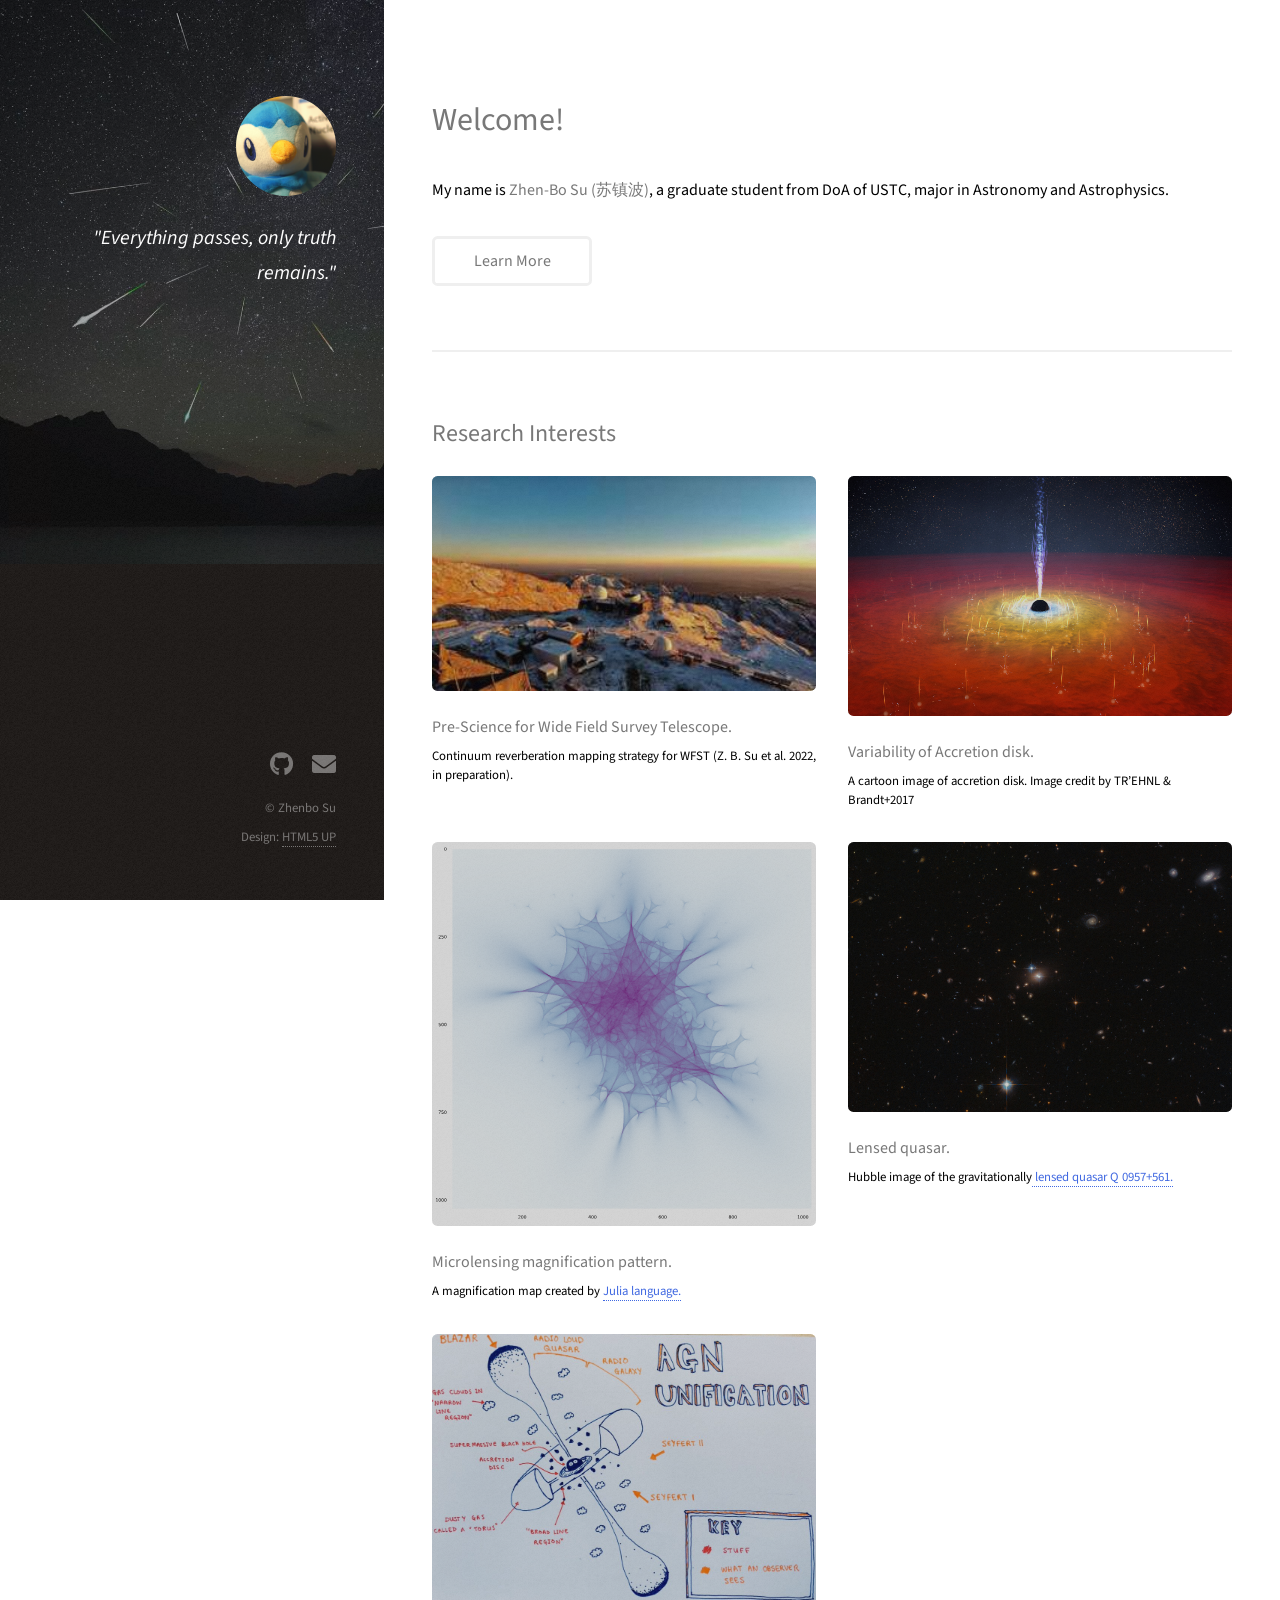
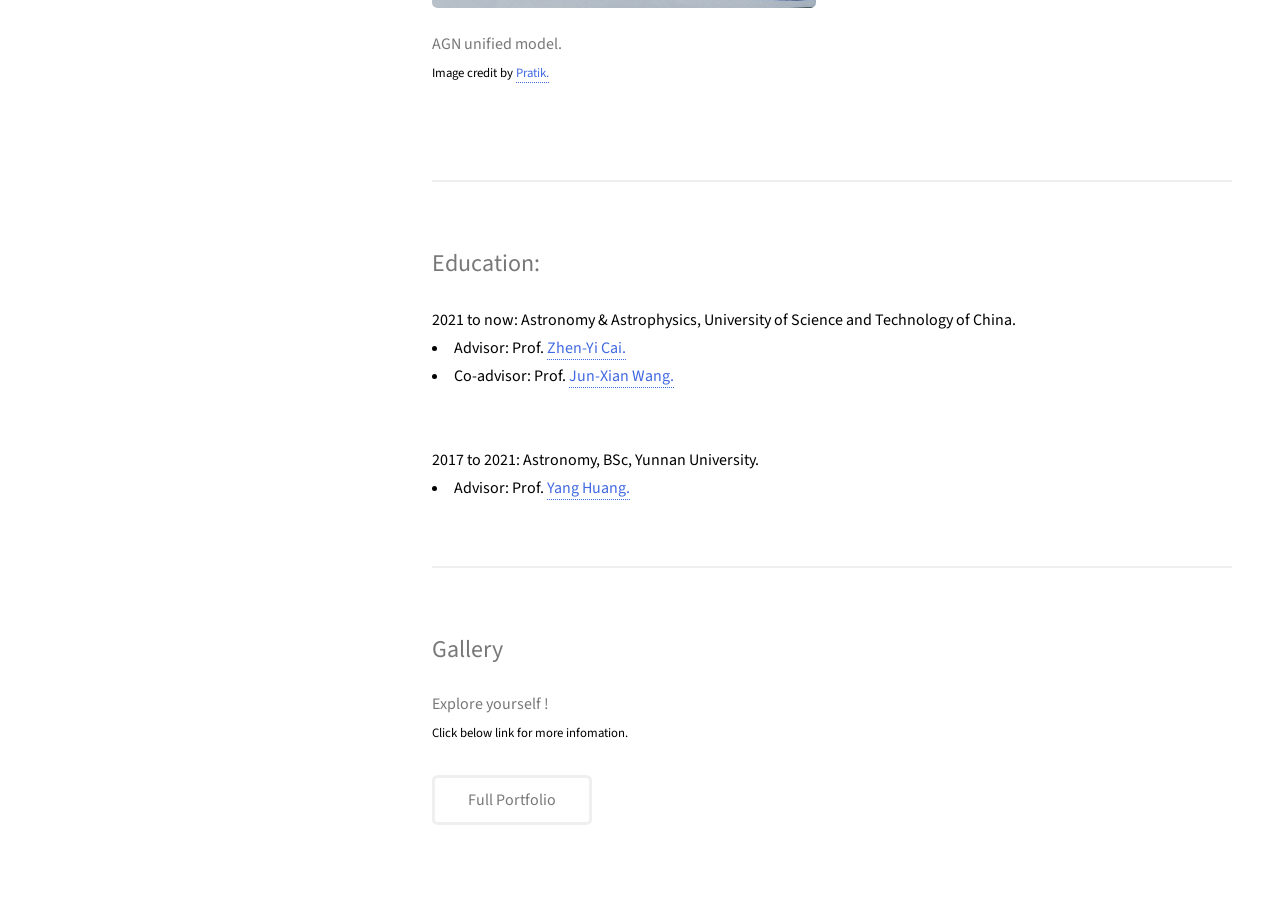
<file: index.html>
<!DOCTYPE HTML>
<!--
	Strata by HTML5 UP
	html5up.net | @ajlkn
	Free for personal and commercial use under the CCA 3.0 license (html5up.net/license)
-->
<html>
	<head>
<link rel="icon" href="images/lensedq.jpeg" type="image/x-icon">	
		<title>Zhen-Bo Su</title>
		<meta charset="utf-8" />
		<meta name="viewport" content="width=device-width, initial-scale=1, user-scalable=no" />
		<link rel="stylesheet" href="assets/css/main.css" />
	</head>
	<body class="is-preload">

		<!-- Header -->
			<header id="header">
				<div class="inner">
					<a href="#" class="image avatar"><img src="images/avatar.jpg" alt="" /></a>
					<h1><strong><i>						"Everything passes, only truth remains." </i></strong> </br>
				</h1>
				</div>
			</header>

		<!-- Main -->
			<div id="main">

				<!-- One -->
					<section id="one">
						<header class="major">
							<h2>Welcome!<br />

							
							</h2>
						</header>
						<p>	My name is <strong>Zhen-Bo Su (苏镇波)</strong>, a graduate student from DoA of USTC, major in Astronomy and Astrophysics. </p>
						<ul class="actions">
							<li><a href="about.html" class="button">Learn More</a></li>
						</ul>
					</section>

				<!-- Two -->
					<section id="two">
						<h2>Research Interests</h2>
						<div class="row">
							
						
							
							<article class="col-6 col-12-xsmall work-item">
								<a href="images/fulls/wfst.jpg" class="image fit thumb"><img src="images/thumbs/wfst.jpg" alt="" /></a>
								<h3>Pre-Science for Wide Field Survey Telescope.</h3>
								<p>Continuum reverberation mapping strategy for WFST (Z. B. Su et al. 2022, in preparation).</p>
							</article>
							<article class="col-6 col-12-xsmall work-item">
								<a href="images/brandt.jpg" class="image fit thumb"><img src="images/thumbs/brandt.jpg" alt="" /></a>
								<h3>Variability of Accretion disk.</h3>
								<p>A cartoon image of accretion disk. Image credit by TR’EHNL & Brandt+2017</p>
							</article>
							<article class="col-6 col-12-xsmall work-item">
								<!-- <a href="images/fulls/mag-map.svg" class="image fit thumb"><img src="images/thumbs/mag-map.svg" alt="" /></a> -->
								<a href="images/fulls/magnification.svg" class="image fit thumb"><img src="images/thumbs/magnification.svg" alt="" /></a>
								<h3>Microlensing magnification pattern.</h3>
								<p>A magnification map created by <a href="https://github.com/mikle97pir/Microlensing.jl"> Julia language.</a></p>
							</article>
							<article class="col-6 col-12-xsmall work-item">
								<a href="images/fulls/hst_microlensing.jpg" class="image fit thumb"><img src="images/thumbs/hst_microlensing.jpg" alt="" /></a>
								<h3>Lensed quasar.</h3>
								<p>Hubble image of the gravitationally<a href="https://esahubble.org/images/potw1403a/"> lensed quasar Q 0957+561.</a></p>
							</article>

							<article class="col-6 col-12-xsmall work-item">
								<a href="images/fulls/unified_model.jpg" class="image fit thumb"><img src="images/thumbs/unified_model.jpg" alt="" /></a>
								<h3>AGN unified model.</h3>
								<p>Image credit by <a href="https://twitter.com/astrotweeps">Pratik.</a></p>
							</article>
							
							<!-- <article class="col-6 col-12-xsmall work-item">
							<iframe width="380" height="350" src="https://www.youtube.com/embed/pvHe12q8Ojs" title="YouTube video player" frameborder="0" allow="accelerometer; autoplay; clipboard-write; encrypted-media; gyroscope; picture-in-picture" allowfullscreen></iframe>
								<h3>Microlensing.</h3>
							</article> -->

							<!--<article class="col-6 col-12-xsmall work-item">
								<a href="images/fulls/02.jpg" class="image fit thumb"><img src="images/thumbs/02.jpg" alt="" /></a>
								<h3>Ultricies lacinia interdum</h3>
								<p>Lorem ipsum dolor sit amet nisl sed nullam feugiat.</p>
							</article>
							<article class="col-6 col-12-xsmall work-item">
								<a href="images/fulls/03.jpg" class="image fit thumb"><img src="images/thumbs/03.jpg" alt="" /></a>
								<h3>Tortor metus commodo</h3>
								<p>Lorem ipsum dolor sit amet nisl sed nullam feugiat.</p>
							</article>
							 <article class="col-6 col-12-xsmall work-item">
								<a href="images/fulls/04.jpg" class="image fit thumb"><img src="images/thumbs/04.jpg" alt="" /></a>
								<h3>Quam neque phasellus</h3>
								<p>Lorem ipsum dolor sit amet nisl sed nullam feugiat.</p>
							</article>
							<article class="col-6 col-12-xsmall work-item">
								<a href="images/fulls/05.jpg" class="image fit thumb"><img src="images/thumbs/05.jpg" alt="" /></a>
								<h3>Nunc enim commodo aliquet</h3>
								<p>Lorem ipsum dolor sit amet nisl sed nullam feugiat.</p>
							</article>
							<article class="col-6 col-12-xsmall work-item">
								<a href="images/fulls/06.jpg" class="image fit thumb"><img src="images/thumbs/06.jpg" alt="" /></a>
								<h3>Risus ornare lacinia</h3>
								<p>Lorem ipsum dolor sit amet nisl sed nullam feugiat.</p>
							</article>
						</div>
						<ul class="actions">
							<li><a href="#" class="button">Full Portfolio</a></li>
						</ul> -->
					</section>
					
			

	        <section>


	            <h2>Education:</h2>


	            <!-- <b>DFG Fellow </b> at Computational ASTrophysics Group, Ludwig Maximilian University of Munich, Germany, hosted by Prof. <a href=" https://www.usm.lmu.de/people/burkert/"> Andreas Burkert</a> (2014-2018)
	            <br /> <br />
	            <b>PhD of Astrophysics </b> at Max-Planck Institut Fuer Radioastronomy, Bonn, Germany, supervised by Prof.
	            <a href="https://blog.mpifr-bonn.mpg.de/karlmenten/"> Karl Menten </a>, Dr. <a href="https://www.mpifr-bonn.mpg.de/person/27686/2169"> Friedrich Wyrowski</a> (2010-2014)<br /> <br />

	            <b>Master of Astrophysics  </b> at Astronomy Department (No. 2), University of Science and Technology, Hefei, China. Thesis supervisor: Prof. <a href="http://staff.ustc.edu.cn/~yfyuan/"> Ye-Fei Yuan
				</a> (2007-2010) <br /> <br />-->
	            2021 to now: Astronomy & Astrophysics, </b> University of Science and Technology of China. <br/>
							<li>Advisor: Prof. <a href="http://staff.ustc.edu.cn/~zcai/">Zhen-Yi Cai.
							</a> </li>
							<li>Co-advisor: Prof. <a href="http://staff.ustc.edu.cn/~jxw/">Jun-Xian Wang.</a></li>
							<br/>
							<br/>
	            2017 to 2021: Astronomy, BSc, </b> Yunnan University.<br/>
							<li>Advisor: Prof. <a href="https://yanghuang0.wixsite.com/yangh/">Yang Huang.</a> </li>

	        </section>

					<section id="three">
						<h2>Gallery</h2>
						<div class="row">
								
							<article class="col-6 col-12-xsmall work-item">
								
								<h3>Explore yourself !</h3>
								<p>Click below link for more infomation.</p>
							</article>

						</div>
						<ul class="actions">
							<li><a href="photos.html" class="button">Full Portfolio</a></li>
						</ul>
					</section>

				<!-- Three -->
					<!-- <section id="four">
						<h2>Get In Touch</h2>
						<p>Accumsan pellentesque commodo blandit enim arcu non at amet id arcu magna. Accumsan orci faucibus id eu lorem semper nunc nisi lorem vulputate lorem neque lorem ipsum dolor.</p>
						<div class="row">
							<div class="col-8 col-12-small">
								<form method="post" action="#">
									<div class="row gtr-uniform gtr-50">
										<div class="col-6 col-12-xsmall"><input type="text" name="name" id="name" placeholder="Name" /></div>
										<div class="col-6 col-12-xsmall"><input type="email" name="email" id="email" placeholder="Email" /></div>
										<div class="col-12"><textarea name="message" id="message" placeholder="Message" rows="4"></textarea></div>
									</div>
								</form>
								<ul class="actions">
									<li><input type="submit" value="Send Message" /></li>
								</ul>
							</div>
							<div class="col-4 col-12-small">
								<ul class="labeled-icons">
									<li>
										<h3 class="icon solid fa-home"><span class="label">Address</span></h3>
										1234 Somewhere Rd.<br />
										Nashville, TN 00000<br />
										United States
									</li>
									<li>
										<h3 class="icon solid fa-mobile-alt"><span class="label">Phone</span></h3>
										000-000-0000
									</li>
									<li>
										<h3 class="icon solid fa-envelope"><span class="label">Email</span></h3>
										<a href="#">hello@untitled.tld</a>
									</li>
								</ul>
							</div>
						</div>
					</section> -->

				<!-- Four -->
				<!--
					<section id="four">
						<h2>Elements</h2>

						<section>
							<h4>Text</h4>
							<p>This is <b>bold</b> and this is <strong>strong</strong>. This is <i>italic</i> and this is <em>emphasized</em>.
							This is <sup>superscript</sup> text and this is <sub>subscript</sub> text.
							This is <u>underlined</u> and this is code: <code>for (;;) { ... }</code>. Finally, <a href="#">this is a link</a>.</p>
							<hr />
							<header>
								<h4>Heading with a Subtitle</h4>
								<p>Lorem ipsum dolor sit amet nullam id egestas urna aliquam</p>
							</header>
							<p>Nunc lacinia ante nunc ac lobortis. Interdum adipiscing gravida odio porttitor sem non mi integer non faucibus ornare mi ut ante amet placerat aliquet. Volutpat eu sed ante lacinia sapien lorem accumsan varius montes viverra nibh in adipiscing blandit tempus accumsan.</p>
							<header>
								<h5>Heading with a Subtitle</h5>
								<p>Lorem ipsum dolor sit amet nullam id egestas urna aliquam</p>
							</header>
							<p>Nunc lacinia ante nunc ac lobortis. Interdum adipiscing gravida odio porttitor sem non mi integer non faucibus ornare mi ut ante amet placerat aliquet. Volutpat eu sed ante lacinia sapien lorem accumsan varius montes viverra nibh in adipiscing blandit tempus accumsan.</p>
							<hr />
							<h2>Heading Level 2</h2>
							<h3>Heading Level 3</h3>
							<h4>Heading Level 4</h4>
							<h5>Heading Level 5</h5>
							<h6>Heading Level 6</h6>
							<hr />
							<h5>Blockquote</h5>
							<blockquote>Fringilla nisl. Donec accumsan interdum nisi, quis tincidunt felis sagittis eget tempus euismod. Vestibulum ante ipsum primis in faucibus vestibulum. Blandit adipiscing eu felis iaculis volutpat ac adipiscing accumsan faucibus. Vestibulum ante ipsum primis in faucibus lorem ipsum dolor sit amet nullam adipiscing eu felis.</blockquote>
							<h5>Preformatted</h5>
							<pre><code>i = 0;

while (!deck.isInOrder()) {
print 'Iteration ' + i;
deck.shuffle();
i++;
}

print 'It took ' + i + ' iterations to sort the deck.';</code></pre>
						</section>

						<section>
							<h4>Lists</h4>
							<div class="row">
								<div class="col-6 col-12-xsmall">
									<h5>Unordered</h5>
									<ul>
										<li>Dolor pulvinar etiam magna etiam.</li>
										<li>Sagittis adipiscing lorem eleifend.</li>
										<li>Felis enim feugiat dolore viverra.</li>
									</ul>
									<h5>Alternate</h5>
									<ul class="alt">
										<li>Dolor pulvinar etiam magna etiam.</li>
										<li>Sagittis adipiscing lorem eleifend.</li>
										<li>Felis enim feugiat dolore viverra.</li>
									</ul>
								</div>
								<div class="col-6 col-12-xsmall">
									<h5>Ordered</h5>
									<ol>
										<li>Dolor pulvinar etiam magna etiam.</li>
										<li>Etiam vel felis at lorem sed viverra.</li>
										<li>Felis enim feugiat dolore viverra.</li>
										<li>Dolor pulvinar etiam magna etiam.</li>
										<li>Etiam vel felis at lorem sed viverra.</li>
										<li>Felis enim feugiat dolore viverra.</li>
									</ol>
									<h5>Icons</h5>
									<ul class="icons">
										<li><a href="#" class="icon brands fa-twitter"><span class="label">Twitter</span></a></li>
										<li><a href="#" class="icon brands fa-facebook-f"><span class="label">Facebook</span></a></li>
										<li><a href="#" class="icon brands fa-instagram"><span class="label">Instagram</span></a></li>
										<li><a href="#" class="icon brands fa-github"><span class="label">Github</span></a></li>
										<li><a href="#" class="icon brands fa-dribbble"><span class="label">Dribbble</span></a></li>
										<li><a href="#" class="icon brands fa-tumblr"><span class="label">Tumblr</span></a></li>
									</ul>
								</div>
							</div>
							<h5>Actions</h5>
							<ul class="actions">
								<li><a href="#" class="button primary">Default</a></li>
								<li><a href="#" class="button">Default</a></li>
							</ul>
							<ul class="actions small">
								<li><a href="#" class="button primary small">Small</a></li>
								<li><a href="#" class="button small">Small</a></li>
							</ul>
							<div class="row">
								<div class="col-6 col-12-small">
									<ul class="actions stacked">
										<li><a href="#" class="button primary">Default</a></li>
										<li><a href="#" class="button">Default</a></li>
									</ul>
								</div>
								<div class="col-6 col-12-small">
									<ul class="actions stacked">
										<li><a href="#" class="button primary small">Small</a></li>
										<li><a href="#" class="button small">Small</a></li>
									</ul>
								</div>
								<div class="col-6 col-12-small">
									<ul class="actions stacked">
										<li><a href="#" class="button primary fit">Default</a></li>
										<li><a href="#" class="button fit">Default</a></li>
									</ul>
								</div>
								<div class="col-6 col-12-small">
									<ul class="actions stacked">
										<li><a href="#" class="button primary small fit">Small</a></li>
										<li><a href="#" class="button small fit">Small</a></li>
									</ul>
								</div>
							</div>
						</section>

						<section>
							<h4>Table</h4>
							<h5>Default</h5>
							<div class="table-wrapper">
								<table>
									<thead>
										<tr>
											<th>Name</th>
											<th>Description</th>
											<th>Price</th>
										</tr>
									</thead>
									<tbody>
										<tr>
											<td>Item One</td>
											<td>Ante turpis integer aliquet porttitor.</td>
											<td>29.99</td>
										</tr>
										<tr>
											<td>Item Two</td>
											<td>Vis ac commodo adipiscing arcu aliquet.</td>
											<td>19.99</td>
										</tr>
										<tr>
											<td>Item Three</td>
											<td> Morbi faucibus arcu accumsan lorem.</td>
											<td>29.99</td>
										</tr>
										<tr>
											<td>Item Four</td>
											<td>Vitae integer tempus condimentum.</td>
											<td>19.99</td>
										</tr>
										<tr>
											<td>Item Five</td>
											<td>Ante turpis integer aliquet porttitor.</td>
											<td>29.99</td>
										</tr>
									</tbody>
									<tfoot>
										<tr>
											<td colspan="2"></td>
											<td>100.00</td>
										</tr>
									</tfoot>
								</table>
							</div>

							<h5>Alternate</h5>
							<div class="table-wrapper">
								<table class="alt">
									<thead>
										<tr>
											<th>Name</th>
											<th>Description</th>
											<th>Price</th>
										</tr>
									</thead>
									<tbody>
										<tr>
											<td>Item One</td>
											<td>Ante turpis integer aliquet porttitor.</td>
											<td>29.99</td>
										</tr>
										<tr>
											<td>Item Two</td>
											<td>Vis ac commodo adipiscing arcu aliquet.</td>
											<td>19.99</td>
										</tr>
										<tr>
											<td>Item Three</td>
											<td> Morbi faucibus arcu accumsan lorem.</td>
											<td>29.99</td>
										</tr>
										<tr>
											<td>Item Four</td>
											<td>Vitae integer tempus condimentum.</td>
											<td>19.99</td>
										</tr>
										<tr>
											<td>Item Five</td>
											<td>Ante turpis integer aliquet porttitor.</td>
											<td>29.99</td>
										</tr>
									</tbody>
									<tfoot>
										<tr>
											<td colspan="2"></td>
											<td>100.00</td>
										</tr>
									</tfoot>
								</table>
							</div>
						</section>

						<section>
							<h4>Buttons</h4>
							<ul class="actions">
								<li><a href="#" class="button primary">Primary</a></li>
								<li><a href="#" class="button">Default</a></li>
							</ul>
							<ul class="actions">
								<li><a href="#" class="button large">Large</a></li>
								<li><a href="#" class="button">Default</a></li>
								<li><a href="#" class="button small">Small</a></li>
							</ul>
							<ul class="actions fit">
								<li><a href="#" class="button primary fit">Fit</a></li>
								<li><a href="#" class="button fit">Fit</a></li>
							</ul>
							<ul class="actions fit small">
								<li><a href="#" class="button primary fit small">Fit + Small</a></li>
								<li><a href="#" class="button fit small">Fit + Small</a></li>
							</ul>
							<ul class="actions">
								<li><a href="#" class="button primary icon solid fa-download">Icon</a></li>
								<li><a href="#" class="button icon solid fa-download">Icon</a></li>
							</ul>
							<ul class="actions">
								<li><span class="button primary disabled">Primary</span></li>
								<li><span class="button disabled">Default</span></li>
							</ul>
						</section>

						<section>
							<h4>Form</h4>
							<form method="post" action="#">
								<div class="row gtr-uniform gtr-50">
									<div class="col-6 col-12-xsmall">
										<input type="text" name="demo-name" id="demo-name" value="" placeholder="Name" />
									</div>
									<div class="col-6 col-12-xsmall">
										<input type="email" name="demo-email" id="demo-email" value="" placeholder="Email" />
									</div>
									<div class="col-12">
										<select name="demo-category" id="demo-category">
											<option value="">- Category -</option>
											<option value="1">Manufacturing</option>
											<option value="1">Shipping</option>
											<option value="1">Administration</option>
											<option value="1">Human Resources</option>
										</select>
									</div>
									<div class="col-4 col-12-small">
										<input type="radio" id="demo-priority-low" name="demo-priority" checked>
										<label for="demo-priority-low">Low Priority</label>
									</div>
									<div class="col-4 col-12-small">
										<input type="radio" id="demo-priority-normal" name="demo-priority">
										<label for="demo-priority-normal">Normal Priority</label>
									</div>
									<div class="col-4 col-12-small">
										<input type="radio" id="demo-priority-high" name="demo-priority">
										<label for="demo-priority-high">High Priority</label>
									</div>
									<div class="col-6 col-12-small">
										<input type="checkbox" id="demo-copy" name="demo-copy">
										<label for="demo-copy">Email me a copy of this message</label>
									</div>
									<div class="col-6 col-12-small">
										<input type="checkbox" id="demo-human" name="demo-human" checked>
										<label for="demo-human">I am a human and not a robot</label>
									</div>
									<div class="col-12">
										<textarea name="demo-message" id="demo-message" placeholder="Enter your message" rows="6"></textarea>
									</div>
									<div class="col-12">
										<ul class="actions">
											<li><input type="submit" value="Send Message" class="primary" /></li>
											<li><input type="reset" value="Reset" /></li>
										</ul>
									</div>
								</div>
							</form>
						</section>

						<section>
							<h4>Image</h4>
							<h5>Fit</h5>
							<div class="box alt">
								<div class="row gtr-50 gtr-uniform">
									<div class="col-12"><span class="image fit"><img src="images/fulls/05.jpg" alt="" /></span></div>
									<div class="col-4"><span class="image fit"><img src="images/thumbs/01.jpg" alt="" /></span></div>
									<div class="col-4"><span class="image fit"><img src="images/thumbs/02.jpg" alt="" /></span></div>
									<div class="col-4"><span class="image fit"><img src="images/thumbs/03.jpg" alt="" /></span></div>
									<div class="col-4"><span class="image fit"><img src="images/thumbs/04.jpg" alt="" /></span></div>
									<div class="col-4"><span class="image fit"><img src="images/thumbs/05.jpg" alt="" /></span></div>
									<div class="col-4"><span class="image fit"><img src="images/thumbs/06.jpg" alt="" /></span></div>
									<div class="col-4"><span class="image fit"><img src="images/thumbs/03.jpg" alt="" /></span></div>
									<div class="col-4"><span class="image fit"><img src="images/thumbs/02.jpg" alt="" /></span></div>
									<div class="col-4"><span class="image fit"><img src="images/thumbs/01.jpg" alt="" /></span></div>
								</div>
							</div>
							<h5>Left &amp; Right</h5>
							<p><span class="image left"><img src="images/avatar.jpg" alt="" /></span>Fringilla nisl. Donec accumsan interdum nisi, quis tincidunt felis sagittis eget. tempus euismod. Vestibulum ante ipsum primis in faucibus vestibulum. Blandit adipiscing eu felis iaculis volutpat ac adipiscing accumsan eu faucibus. Integer ac pellentesque praesent tincidunt felis sagittis eget. tempus euismod. Vestibulum ante ipsum primis in faucibus vestibulum. Blandit adipiscing eu felis iaculis volutpat ac adipiscing accumsan eu faucibus. Integer ac pellentesque praesent. Donec accumsan interdum nisi, quis tincidunt felis sagittis eget. tempus euismod. Vestibulum ante ipsum primis in faucibus vestibulum. Blandit adipiscing eu felis iaculis volutpat ac adipiscing accumsan eu faucibus. Integer ac pellentesque praesent tincidunt felis sagittis eget. tempus euismod. Vestibulum ante ipsum primis in faucibus vestibulum. Blandit adipiscing eu felis iaculis volutpat ac adipiscing accumsan eu faucibus. Integer ac pellentesque praesent.</p>
							<p><span class="image right"><img src="images/avatar.jpg" alt="" /></span>Fringilla nisl. Donec accumsan interdum nisi, quis tincidunt felis sagittis eget. tempus euismod. Vestibulum ante ipsum primis in faucibus vestibulum. Blandit adipiscing eu felis iaculis volutpat ac adipiscing accumsan eu faucibus. Integer ac pellentesque praesent tincidunt felis sagittis eget. tempus euismod. Vestibulum ante ipsum primis in faucibus vestibulum. Blandit adipiscing eu felis iaculis volutpat ac adipiscing accumsan eu faucibus. Integer ac pellentesque praesent. Donec accumsan interdum nisi, quis tincidunt felis sagittis eget. tempus euismod. Vestibulum ante ipsum primis in faucibus vestibulum. Blandit adipiscing eu felis iaculis volutpat ac adipiscing accumsan eu faucibus. Integer ac pellentesque praesent tincidunt felis sagittis eget. tempus euismod. Vestibulum ante ipsum primis in faucibus vestibulum. Blandit adipiscing eu felis iaculis volutpat ac adipiscing accumsan eu faucibus. Integer ac pellentesque praesent.</p>
						</section>

					</section>
				-->

			</div>

		<!-- Footer -->
			<footer id="footer">
				<div class="inner">
					<ul class="icons">
						<!-- <li><a href="#" class="icon brands fa-twitter"><span class="label">Twitter</span></a></li> -->
						<li><a href="https://github.com/wssuzb" class="icon brands fa-github"><span class="label">Github</span></a></li>
						<!-- <li><a href="#" class="icon brands fa-dribbble"><span class="label">Dribbble</span></a></li> -->
						<li><a href="mailto:wssuzb@gmail.com" class="icon solid fa-envelope"><span class="label">Email</span></a></li>
					</ul>
					<ul class="copyright">
						<li>&copy; Zhenbo Su</li><li>Design: <a href="http://html5up.net">HTML5 UP</a></li>
					</ul>
					
				</div>
			</footer>

		<!-- Scripts -->
			<script src="assets/js/jquery.min.js"></script>
			<script src="assets/js/jquery.poptrox.min.js"></script>
			<script src="assets/js/browser.min.js"></script>
			<script src="assets/js/breakpoints.min.js"></script>
			<script src="assets/js/util.js"></script>
			<script src="assets/js/main.js"></script>

	</body>
</html>
</file>
<file: assets/css/main.css>
@import url("fontawesome-all.min.css");
@import url("https://fonts.googleapis.com/css?family=Source+Sans+Pro:400,400italic");

/*
	Strata by HTML5 UP
	html5up.net | @ajlkn
	Free for personal and commercial use under the CCA 3.0 license (html5up.net/license)
*/

html, body, div, span, applet, object,
iframe, h1, h2, h3, h4, h5, h6, p, blockquote,
pre, a, abbr, acronym, address, big, cite,
code, del, dfn, em, img, ins, kbd, q, s, samp,
small, strike, strong, sub, sup, tt, var, b,
u, i, center, dl, dt, dd, ol, ul, li, fieldset,
form, label, legend, table, caption, tbody,
tfoot, thead, tr, th, td, article, aside,
canvas, details, embed, figure, figcaption,
footer, header, hgroup, menu, nav, output, ruby,
section, summary, time, mark, audio, video {
	margin: 0;
	padding: 0;
	border: 0;
	font-size: 100%;
	font: inherit;
	vertical-align: baseline;}

article, aside, details, figcaption, figure,
footer, header, hgroup, menu, nav, section {
	display: block;}

body {
	line-height: 1;
}

ol, ul {
	list-style: none;
}

blockquote, q {
	quotes: none;
}

	blockquote:before, blockquote:after, q:before, q:after {
		content: '';
		content: none;
	}

table {
	border-collapse: collapse;
	border-spacing: 0;
}

body {
	-webkit-text-size-adjust: none;
}

mark {
	background-color: transparent;
	color: inherit;
}

input::-moz-focus-inner {
	border: 0;
	padding: 0;
}

input, select, textarea {
	-moz-appearance: none;
	-webkit-appearance: none;
	-ms-appearance: none;
	appearance: none;
}

/* Basic */

	html {
		box-sizing: border-box;
	}

	*, *:before, *:after {
		box-sizing: inherit;
	}

	body {
		background: #fff;
	}

		body.is-preload *, body.is-preload *:before, body.is-preload *:after {
			-moz-animation: none !important;
			-webkit-animation: none !important;
			-ms-animation: none !important;
			animation: none !important;
			-moz-transition: none !important;
			-webkit-transition: none !important;
			-ms-transition: none !important;
			transition: none !important;
		}

	body, input, select, textarea {
/*		color: #a2a2a2;*/
		color: #000000;
		font-family: "Source Sans Pro", Helvetica, sans-serif;
		font-size: 16pt;
		font-weight: 400;
		line-height: 1.75em;
	}

	a {
		-moz-transition: color 0.2s ease-in-out, border-color 0.2s ease-in-out;
		-webkit-transition: color 0.2s ease-in-out, border-color 0.2s ease-in-out;
		-ms-transition: color 0.2s ease-in-out, border-color 0.2s ease-in-out;
		transition: color 0.2s ease-in-out, border-color 0.2s ease-in-out;
		border-bottom: dotted 1px;
		color: #4169e1;
		text-decoration: none;
	}

		a:hover {
			border-bottom-color: transparent;
			color: #7aadff !important;
			text-decoration: none;
		}

	strong, b {
		color: #787878;
		font-weight: 400;
	}

	em, i {
		font-style: italic;
	}

	p {
		margin: 0 0 2em 0;
	}

	h1, h2, h3, h4, h5, h6 {
		color: #787878;
		font-weight: 400;
		line-height: 1em;
		margin: 0 0 1em 0;
	}

		h1 a, h2 a, h3 a, h4 a, h5 a, h6 a {
			color: inherit;
			text-decoration: none;
		}

	h1 {
		font-size: 2em;
		line-height: 1.5em;
	}

	h2 {
		font-size: 1.5em;
		line-height: 1.5em;
	}

	h3 {
		font-size: 1.25em;
		line-height: 1.5em;
	}

	h4 {
		font-size: 1.1em;
		line-height: 1.5em;
	}

	h5 {
		font-size: 0.9em;
		line-height: 1.5em;
	}

	h6 {
		font-size: 0.7em;
		line-height: 1.5em;
	}

	sub {
		font-size: 0.8em;
		position: relative;
		top: 0.5em;
	}

	sup {
		font-size: 0.8em;
		position: relative;
		top: -0.5em;
	}

	hr {
		border: 0;
		border-bottom: solid 2px #efefef;
		margin: 2em 0;
	}

		hr.major {
			margin: 3em 0;
		}

	blockquote {
		border-left: solid 6px #efefef;
		font-style: italic;
		margin: 0 0 2em 0;
		padding: 0.5em 0 0.5em 1.5em;
	}

	code {
		background: #f7f7f7;
		border-radius: 0.35em;
		border: solid 2px #efefef;
		font-family: "Courier New", monospace;
		font-size: 0.9em;
		margin: 0 0.25em;
		padding: 0.25em 0.65em;
	}

	pre {
		-webkit-overflow-scrolling: touch;
		font-family: "Courier New", monospace;
		font-size: 0.9em;
		margin: 0 0 2em 0;
	}

		pre code {
			display: block;
			line-height: 1.75em;
			padding: 1em 1.5em;
			overflow-x: auto;
		}

	.align-left {
		text-align: left;
	}

	.align-center {
		text-align: center;
	}

	.align-right {
		text-align: right;
	}

/* Container */

	.container {
		margin: 0 auto;
		max-width: calc(100% - 4em);
		width: 100%;
	}

		.container.xsmall {
			width: 25%;
		}

		.container.small {
			width: 50%;
		}

		.container.medium {
			width: 75%;
		}

		.container.large {
			width: 125%;
		}

		.container.xlarge {
			width: 150%;
		}

		.container.max {
			width: 100%;
		}

		@media screen and (max-width: 980px) {

			.container {
				width: 100% !important;
				max-width: 100% !important;
			}

		}

		@media screen and (max-width: 480px) {

			.container {
				max-width: calc(100% - 3em);
			}

		}

/* Row */

	.row {
		display: flex;
		flex-wrap: wrap;
		box-sizing: border-box;
		align-items: stretch;
	}

		.row > * {
			box-sizing: border-box;
		}

		.row.gtr-uniform > * > :last-child {
			margin-bottom: 0;
		}

		.row.aln-left {
			justify-content: flex-start;
		}

		.row.aln-center {
			justify-content: center;
		}

		.row.aln-right {
			justify-content: flex-end;
		}

		.row.aln-top {
			align-items: flex-start;
		}

		.row.aln-middle {
			align-items: center;
		}

		.row.aln-bottom {
			align-items: flex-end;
		}

		.row > .imp {
			order: -1;
		}

		.row > .col-1 {
			width: 8.33333%;
		}

		.row > .off-1 {
			margin-left: 8.33333%;
		}

		.row > .col-2 {
			width: 16.66667%;
		}

		.row > .off-2 {
			margin-left: 16.66667%;
		}

		.row > .col-3 {
			width: 25%;
		}

		.row > .off-3 {
			margin-left: 25%;
		}

		.row > .col-4 {
			width: 33.33333%;
		}

		.row > .off-4 {
			margin-left: 33.33333%;
		}

		.row > .col-5 {
			width: 41.66667%;
		}

		.row > .off-5 {
			margin-left: 41.66667%;
		}

		.row > .col-6 {
			width: 50%;
		}

		.row > .off-6 {
			margin-left: 50%;
		}

		.row > .col-7 {
			width: 58.33333%;
		}

		.row > .off-7 {
			margin-left: 58.33333%;
		}

		.row > .col-8 {
			width: 66.66667%;
		}

		.row > .off-8 {
			margin-left: 66.66667%;
		}

		.row > .col-9 {
			width: 75%;
		}

		.row > .off-9 {
			margin-left: 75%;
		}

		.row > .col-10 {
			width: 83.33333%;
		}

		.row > .off-10 {
			margin-left: 83.33333%;
		}

		.row > .col-11 {
			width: 91.66667%;
		}

		.row > .off-11 {
			margin-left: 91.66667%;
		}

		.row > .col-12 {
			width: 100%;
		}

		.row > .off-12 {
			margin-left: 100%;
		}

		.row.gtr-0 {
			margin-top: 0;
			margin-left: 0em;
		}

			.row.gtr-0 > * {
				padding: 0 0 0 0em;
			}

			.row.gtr-0.gtr-uniform {
				margin-top: 0em;
			}

				.row.gtr-0.gtr-uniform > * {
					padding-top: 0em;
				}

		.row.gtr-25 {
			margin-top: 0;
			margin-left: -0.625em;
		}

			.row.gtr-25 > * {
				padding: 0 0 0 0.625em;
			}

			.row.gtr-25.gtr-uniform {
				margin-top: -0.625em;
			}

				.row.gtr-25.gtr-uniform > * {
					padding-top: 0.625em;
				}

		.row.gtr-50 {
			margin-top: 0;
			margin-left: -1.25em;
		}

			.row.gtr-50 > * {
				padding: 0 0 0 1.25em;
			}

			.row.gtr-50.gtr-uniform {
				margin-top: -1.25em;
			}

				.row.gtr-50.gtr-uniform > * {
					padding-top: 1.25em;
				}

		.row {
			margin-top: 0;
			margin-left: -2.5em;
		}

			.row > * {
				padding: 0 0 0 2.5em;
			}

			.row.gtr-uniform {
				margin-top: -2.5em;
			}

				.row.gtr-uniform > * {
					padding-top: 2.5em;
				}

		.row.gtr-150 {
			margin-top: 0;
			margin-left: -3.75em;
		}

			.row.gtr-150 > * {
				padding: 0 0 0 3.75em;
			}

			.row.gtr-150.gtr-uniform {
				margin-top: -3.75em;
			}

				.row.gtr-150.gtr-uniform > * {
					padding-top: 3.75em;
				}

		.row.gtr-200 {
			margin-top: 0;
			margin-left: -5em;
		}

			.row.gtr-200 > * {
				padding: 0 0 0 5em;
			}

			.row.gtr-200.gtr-uniform {
				margin-top: -5em;
			}

				.row.gtr-200.gtr-uniform > * {
					padding-top: 5em;
				}

		@media screen and (max-width: 1800px) {

			.row {
				display: flex;
				flex-wrap: wrap;
				box-sizing: border-box;
				align-items: stretch;
			}

				.row > * {
					box-sizing: border-box;
				}

				.row.gtr-uniform > * > :last-child {
					margin-bottom: 0;
				}

				.row.aln-left {
					justify-content: flex-start;
				}

				.row.aln-center {
					justify-content: center;
				}

				.row.aln-right {
					justify-content: flex-end;
				}

				.row.aln-top {
					align-items: flex-start;
				}

				.row.aln-middle {
					align-items: center;
				}

				.row.aln-bottom {
					align-items: flex-end;
				}

				.row > .imp-xlarge {
					order: -1;
				}

				.row > .col-1-xlarge {
					width: 8.33333%;
				}

				.row > .off-1-xlarge {
					margin-left: 8.33333%;
				}

				.row > .col-2-xlarge {
					width: 16.66667%;
				}

				.row > .off-2-xlarge {
					margin-left: 16.66667%;
				}

				.row > .col-3-xlarge {
					width: 25%;
				}

				.row > .off-3-xlarge {
					margin-left: 25%;
				}

				.row > .col-4-xlarge {
					width: 33.33333%;
				}

				.row > .off-4-xlarge {
					margin-left: 33.33333%;
				}

				.row > .col-5-xlarge {
					width: 41.66667%;
				}

				.row > .off-5-xlarge {
					margin-left: 41.66667%;
				}

				.row > .col-6-xlarge {
					width: 50%;
				}

				.row > .off-6-xlarge {
					margin-left: 50%;
				}

				.row > .col-7-xlarge {
					width: 58.33333%;
				}

				.row > .off-7-xlarge {
					margin-left: 58.33333%;
				}

				.row > .col-8-xlarge {
					width: 66.66667%;
				}

				.row > .off-8-xlarge {
					margin-left: 66.66667%;
				}

				.row > .col-9-xlarge {
					width: 75%;
				}

				.row > .off-9-xlarge {
					margin-left: 75%;
				}

				.row > .col-10-xlarge {
					width: 83.33333%;
				}

				.row > .off-10-xlarge {
					margin-left: 83.33333%;
				}

				.row > .col-11-xlarge {
					width: 91.66667%;
				}

				.row > .off-11-xlarge {
					margin-left: 91.66667%;
				}

				.row > .col-12-xlarge {
					width: 100%;
				}

				.row > .off-12-xlarge {
					margin-left: 100%;
				}

				.row.gtr-0 {
					margin-top: 0;
					margin-left: 0em;
				}

					.row.gtr-0 > * {
						padding: 0 0 0 0em;
					}

					.row.gtr-0.gtr-uniform {
						margin-top: 0em;
					}

						.row.gtr-0.gtr-uniform > * {
							padding-top: 0em;
						}

				.row.gtr-25 {
					margin-top: 0;
					margin-left: -0.625em;
				}

					.row.gtr-25 > * {
						padding: 0 0 0 0.625em;
					}

					.row.gtr-25.gtr-uniform {
						margin-top: -0.625em;
					}

						.row.gtr-25.gtr-uniform > * {
							padding-top: 0.625em;
						}

				.row.gtr-50 {
					margin-top: 0;
					margin-left: -1.25em;
				}

					.row.gtr-50 > * {
						padding: 0 0 0 1.25em;
					}

					.row.gtr-50.gtr-uniform {
						margin-top: -1.25em;
					}

						.row.gtr-50.gtr-uniform > * {
							padding-top: 1.25em;
						}

				.row {
					margin-top: 0;
					margin-left: -2.5em;
				}

					.row > * {
						padding: 0 0 0 2.5em;
					}

					.row.gtr-uniform {
						margin-top: -2.5em;
					}

						.row.gtr-uniform > * {
							padding-top: 2.5em;
						}

				.row.gtr-150 {
					margin-top: 0;
					margin-left: -3.75em;
				}

					.row.gtr-150 > * {
						padding: 0 0 0 3.75em;
					}

					.row.gtr-150.gtr-uniform {
						margin-top: -3.75em;
					}

						.row.gtr-150.gtr-uniform > * {
							padding-top: 3.75em;
						}

				.row.gtr-200 {
					margin-top: 0;
					margin-left: -5em;
				}

					.row.gtr-200 > * {
						padding: 0 0 0 5em;
					}

					.row.gtr-200.gtr-uniform {
						margin-top: -5em;
					}

						.row.gtr-200.gtr-uniform > * {
							padding-top: 5em;
						}

		}

		@media screen and (max-width: 1280px) {

			.row {
				display: flex;
				flex-wrap: wrap;
				box-sizing: border-box;
				align-items: stretch;
			}

				.row > * {
					box-sizing: border-box;
				}

				.row.gtr-uniform > * > :last-child {
					margin-bottom: 0;
				}

				.row.aln-left {
					justify-content: flex-start;
				}

				.row.aln-center {
					justify-content: center;
				}

				.row.aln-right {
					justify-content: flex-end;
				}

				.row.aln-top {
					align-items: flex-start;
				}

				.row.aln-middle {
					align-items: center;
				}

				.row.aln-bottom {
					align-items: flex-end;
				}

				.row > .imp-large {
					order: -1;
				}

				.row > .col-1-large {
					width: 8.33333%;
				}

				.row > .off-1-large {
					margin-left: 8.33333%;
				}

				.row > .col-2-large {
					width: 16.66667%;
				}

				.row > .off-2-large {
					margin-left: 16.66667%;
				}

				.row > .col-3-large {
					width: 25%;
				}

				.row > .off-3-large {
					margin-left: 25%;
				}

				.row > .col-4-large {
					width: 33.33333%;
				}

				.row > .off-4-large {
					margin-left: 33.33333%;
				}

				.row > .col-5-large {
					width: 41.66667%;
				}

				.row > .off-5-large {
					margin-left: 41.66667%;
				}

				.row > .col-6-large {
					width: 50%;
				}

				.row > .off-6-large {
					margin-left: 50%;
				}

				.row > .col-7-large {
					width: 58.33333%;
				}

				.row > .off-7-large {
					margin-left: 58.33333%;
				}

				.row > .col-8-large {
					width: 66.66667%;
				}

				.row > .off-8-large {
					margin-left: 66.66667%;
				}

				.row > .col-9-large {
					width: 75%;
				}

				.row > .off-9-large {
					margin-left: 75%;
				}

				.row > .col-10-large {
					width: 83.33333%;
				}

				.row > .off-10-large {
					margin-left: 83.33333%;
				}

				.row > .col-11-large {
					width: 91.66667%;
				}

				.row > .off-11-large {
					margin-left: 91.66667%;
				}

				.row > .col-12-large {
					width: 100%;
				}

				.row > .off-12-large {
					margin-left: 100%;
				}

				.row.gtr-0 {
					margin-top: 0;
					margin-left: 0em;
				}

					.row.gtr-0 > * {
						padding: 0 0 0 0em;
					}

					.row.gtr-0.gtr-uniform {
						margin-top: 0em;
					}

						.row.gtr-0.gtr-uniform > * {
							padding-top: 0em;
						}

				.row.gtr-25 {
					margin-top: 0;
					margin-left: -0.5em;
				}

					.row.gtr-25 > * {
						padding: 0 0 0 0.5em;
					}

					.row.gtr-25.gtr-uniform {
						margin-top: -0.5em;
					}

						.row.gtr-25.gtr-uniform > * {
							padding-top: 0.5em;
						}

				.row.gtr-50 {
					margin-top: 0;
					margin-left: -1em;
				}

					.row.gtr-50 > * {
						padding: 0 0 0 1em;
					}

					.row.gtr-50.gtr-uniform {
						margin-top: -1em;
					}

						.row.gtr-50.gtr-uniform > * {
							padding-top: 1em;
						}

				.row {
					margin-top: 0;
					margin-left: -2em;
				}

					.row > * {
						padding: 0 0 0 2em;
					}

					.row.gtr-uniform {
						margin-top: -2em;
					}

						.row.gtr-uniform > * {
							padding-top: 2em;
						}

				.row.gtr-150 {
					margin-top: 0;
					margin-left: -3em;
				}

					.row.gtr-150 > * {
						padding: 0 0 0 3em;
					}

					.row.gtr-150.gtr-uniform {
						margin-top: -3em;
					}

						.row.gtr-150.gtr-uniform > * {
							padding-top: 3em;
						}

				.row.gtr-200 {
					margin-top: 0;
					margin-left: -4em;
				}

					.row.gtr-200 > * {
						padding: 0 0 0 4em;
					}

					.row.gtr-200.gtr-uniform {
						margin-top: -4em;
					}

						.row.gtr-200.gtr-uniform > * {
							padding-top: 4em;
						}

		}

		@media screen and (max-width: 980px) {

			.row {
				display: flex;
				flex-wrap: wrap;
				box-sizing: border-box;
				align-items: stretch;
			}

				.row > * {
					box-sizing: border-box;
				}

				.row.gtr-uniform > * > :last-child {
					margin-bottom: 0;
				}

				.row.aln-left {
					justify-content: flex-start;
				}

				.row.aln-center {
					justify-content: center;
				}

				.row.aln-right {
					justify-content: flex-end;
				}

				.row.aln-top {
					align-items: flex-start;
				}

				.row.aln-middle {
					align-items: center;
				}

				.row.aln-bottom {
					align-items: flex-end;
				}

				.row > .imp-medium {
					order: -1;
				}

				.row > .col-1-medium {
					width: 8.33333%;
				}

				.row > .off-1-medium {
					margin-left: 8.33333%;
				}

				.row > .col-2-medium {
					width: 16.66667%;
				}

				.row > .off-2-medium {
					margin-left: 16.66667%;
				}

				.row > .col-3-medium {
					width: 25%;
				}

				.row > .off-3-medium {
					margin-left: 25%;
				}

				.row > .col-4-medium {
					width: 33.33333%;
				}

				.row > .off-4-medium {
					margin-left: 33.33333%;
				}

				.row > .col-5-medium {
					width: 41.66667%;
				}

				.row > .off-5-medium {
					margin-left: 41.66667%;
				}

				.row > .col-6-medium {
					width: 50%;
				}

				.row > .off-6-medium {
					margin-left: 50%;
				}

				.row > .col-7-medium {
					width: 58.33333%;
				}

				.row > .off-7-medium {
					margin-left: 58.33333%;
				}

				.row > .col-8-medium {
					width: 66.66667%;
				}

				.row > .off-8-medium {
					margin-left: 66.66667%;
				}

				.row > .col-9-medium {
					width: 75%;
				}

				.row > .off-9-medium {
					margin-left: 75%;
				}

				.row > .col-10-medium {
					width: 83.33333%;
				}

				.row > .off-10-medium {
					margin-left: 83.33333%;
				}

				.row > .col-11-medium {
					width: 91.66667%;
				}

				.row > .off-11-medium {
					margin-left: 91.66667%;
				}

				.row > .col-12-medium {
					width: 100%;
				}

				.row > .off-12-medium {
					margin-left: 100%;
				}

				.row.gtr-0 {
					margin-top: 0;
					margin-left: 0em;
				}

					.row.gtr-0 > * {
						padding: 0 0 0 0em;
					}

					.row.gtr-0.gtr-uniform {
						margin-top: 0em;
					}

						.row.gtr-0.gtr-uniform > * {
							padding-top: 0em;
						}

				.row.gtr-25 {
					margin-top: 0;
					margin-left: -0.5em;
				}

					.row.gtr-25 > * {
						padding: 0 0 0 0.5em;
					}

					.row.gtr-25.gtr-uniform {
						margin-top: -0.5em;
					}

						.row.gtr-25.gtr-uniform > * {
							padding-top: 0.5em;
						}

				.row.gtr-50 {
					margin-top: 0;
					margin-left: -1em;
				}

					.row.gtr-50 > * {
						padding: 0 0 0 1em;
					}

					.row.gtr-50.gtr-uniform {
						margin-top: -1em;
					}

						.row.gtr-50.gtr-uniform > * {
							padding-top: 1em;
						}

				.row {
					margin-top: 0;
					margin-left: -2em;
				}

					.row > * {
						padding: 0 0 0 2em;
					}

					.row.gtr-uniform {
						margin-top: -2em;
					}

						.row.gtr-uniform > * {
							padding-top: 2em;
						}

				.row.gtr-150 {
					margin-top: 0;
					margin-left: -3em;
				}

					.row.gtr-150 > * {
						padding: 0 0 0 3em;
					}

					.row.gtr-150.gtr-uniform {
						margin-top: -3em;
					}

						.row.gtr-150.gtr-uniform > * {
							padding-top: 3em;
						}

				.row.gtr-200 {
					margin-top: 0;
					margin-left: -4em;
				}

					.row.gtr-200 > * {
						padding: 0 0 0 4em;
					}

					.row.gtr-200.gtr-uniform {
						margin-top: -4em;
					}

						.row.gtr-200.gtr-uniform > * {
							padding-top: 4em;
						}

		}

		@media screen and (max-width: 736px) {

			.row {
				display: flex;
				flex-wrap: wrap;
				box-sizing: border-box;
				align-items: stretch;
			}

				.row > * {
					box-sizing: border-box;
				}

				.row.gtr-uniform > * > :last-child {
					margin-bottom: 0;
				}

				.row.aln-left {
					justify-content: flex-start;
				}

				.row.aln-center {
					justify-content: center;
				}

				.row.aln-right {
					justify-content: flex-end;
				}

				.row.aln-top {
					align-items: flex-start;
				}

				.row.aln-middle {
					align-items: center;
				}

				.row.aln-bottom {
					align-items: flex-end;
				}

				.row > .imp-small {
					order: -1;
				}

				.row > .col-1-small {
					width: 8.33333%;
				}

				.row > .off-1-small {
					margin-left: 8.33333%;
				}

				.row > .col-2-small {
					width: 16.66667%;
				}

				.row > .off-2-small {
					margin-left: 16.66667%;
				}

				.row > .col-3-small {
					width: 25%;
				}

				.row > .off-3-small {
					margin-left: 25%;
				}

				.row > .col-4-small {
					width: 33.33333%;
				}

				.row > .off-4-small {
					margin-left: 33.33333%;
				}

				.row > .col-5-small {
					width: 41.66667%;
				}

				.row > .off-5-small {
					margin-left: 41.66667%;
				}

				.row > .col-6-small {
					width: 50%;
				}

				.row > .off-6-small {
					margin-left: 50%;
				}

				.row > .col-7-small {
					width: 58.33333%;
				}

				.row > .off-7-small {
					margin-left: 58.33333%;
				}

				.row > .col-8-small {
					width: 66.66667%;
				}

				.row > .off-8-small {
					margin-left: 66.66667%;
				}

				.row > .col-9-small {
					width: 75%;
				}

				.row > .off-9-small {
					margin-left: 75%;
				}

				.row > .col-10-small {
					width: 83.33333%;
				}

				.row > .off-10-small {
					margin-left: 83.33333%;
				}

				.row > .col-11-small {
					width: 91.66667%;
				}

				.row > .off-11-small {
					margin-left: 91.66667%;
				}

				.row > .col-12-small {
					width: 100%;
				}

				.row > .off-12-small {
					margin-left: 100%;
				}

				.row.gtr-0 {
					margin-top: 0;
					margin-left: 0em;
				}

					.row.gtr-0 > * {
						padding: 0 0 0 0em;
					}

					.row.gtr-0.gtr-uniform {
						margin-top: 0em;
					}

						.row.gtr-0.gtr-uniform > * {
							padding-top: 0em;
						}

				.row.gtr-25 {
					margin-top: 0;
					margin-left: -0.375em;
				}

					.row.gtr-25 > * {
						padding: 0 0 0 0.375em;
					}

					.row.gtr-25.gtr-uniform {
						margin-top: -0.375em;
					}

						.row.gtr-25.gtr-uniform > * {
							padding-top: 0.375em;
						}

				.row.gtr-50 {
					margin-top: 0;
					margin-left: -0.75em;
				}

					.row.gtr-50 > * {
						padding: 0 0 0 0.75em;
					}

					.row.gtr-50.gtr-uniform {
						margin-top: -0.75em;
					}

						.row.gtr-50.gtr-uniform > * {
							padding-top: 0.75em;
						}

				.row {
					margin-top: 0;
					margin-left: -1.5em;
				}

					.row > * {
						padding: 0 0 0 1.5em;
					}

					.row.gtr-uniform {
						margin-top: -1.5em;
					}

						.row.gtr-uniform > * {
							padding-top: 1.5em;
						}

				.row.gtr-150 {
					margin-top: 0;
					margin-left: -2.25em;
				}

					.row.gtr-150 > * {
						padding: 0 0 0 2.25em;
					}

					.row.gtr-150.gtr-uniform {
						margin-top: -2.25em;
					}

						.row.gtr-150.gtr-uniform > * {
							padding-top: 2.25em;
						}

				.row.gtr-200 {
					margin-top: 0;
					margin-left: -3em;
				}

					.row.gtr-200 > * {
						padding: 0 0 0 3em;
					}

					.row.gtr-200.gtr-uniform {
						margin-top: -3em;
					}

						.row.gtr-200.gtr-uniform > * {
							padding-top: 3em;
						}

		}

		@media screen and (max-width: 480px) {

			.row {
				display: flex;
				flex-wrap: wrap;
				box-sizing: border-box;
				align-items: stretch;
			}

				.row > * {
					box-sizing: border-box;
				}

				.row.gtr-uniform > * > :last-child {
					margin-bottom: 0;
				}

				.row.aln-left {
					justify-content: flex-start;
				}

				.row.aln-center {
					justify-content: center;
				}

				.row.aln-right {
					justify-content: flex-end;
				}

				.row.aln-top {
					align-items: flex-start;
				}

				.row.aln-middle {
					align-items: center;
				}

				.row.aln-bottom {
					align-items: flex-end;
				}

				.row > .imp-xsmall {
					order: -1;
				}

				.row > .col-1-xsmall {
					width: 8.33333%;
				}

				.row > .off-1-xsmall {
					margin-left: 8.33333%;
				}

				.row > .col-2-xsmall {
					width: 16.66667%;
				}

				.row > .off-2-xsmall {
					margin-left: 16.66667%;
				}

				.row > .col-3-xsmall {
					width: 25%;
				}

				.row > .off-3-xsmall {
					margin-left: 25%;
				}

				.row > .col-4-xsmall {
					width: 33.33333%;
				}

				.row > .off-4-xsmall {
					margin-left: 33.33333%;
				}

				.row > .col-5-xsmall {
					width: 41.66667%;
				}

				.row > .off-5-xsmall {
					margin-left: 41.66667%;
				}

				.row > .col-6-xsmall {
					width: 50%;
				}

				.row > .off-6-xsmall {
					margin-left: 50%;
				}

				.row > .col-7-xsmall {
					width: 58.33333%;
				}

				.row > .off-7-xsmall {
					margin-left: 58.33333%;
				}

				.row > .col-8-xsmall {
					width: 66.66667%;
				}

				.row > .off-8-xsmall {
					margin-left: 66.66667%;
				}

				.row > .col-9-xsmall {
					width: 75%;
				}

				.row > .off-9-xsmall {
					margin-left: 75%;
				}

				.row > .col-10-xsmall {
					width: 83.33333%;
				}

				.row > .off-10-xsmall {
					margin-left: 83.33333%;
				}

				.row > .col-11-xsmall {
					width: 91.66667%;
				}

				.row > .off-11-xsmall {
					margin-left: 91.66667%;
				}

				.row > .col-12-xsmall {
					width: 100%;
				}

				.row > .off-12-xsmall {
					margin-left: 100%;
				}

				.row.gtr-0 {
					margin-top: 0;
					margin-left: 0em;
				}

					.row.gtr-0 > * {
						padding: 0 0 0 0em;
					}

					.row.gtr-0.gtr-uniform {
						margin-top: 0em;
					}

						.row.gtr-0.gtr-uniform > * {
							padding-top: 0em;
						}

				.row.gtr-25 {
					margin-top: 0;
					margin-left: -0.375em;
				}

					.row.gtr-25 > * {
						padding: 0 0 0 0.375em;
					}

					.row.gtr-25.gtr-uniform {
						margin-top: -0.375em;
					}

						.row.gtr-25.gtr-uniform > * {
							padding-top: 0.375em;
						}

				.row.gtr-50 {
					margin-top: 0;
					margin-left: -0.75em;
				}

					.row.gtr-50 > * {
						padding: 0 0 0 0.75em;
					}

					.row.gtr-50.gtr-uniform {
						margin-top: -0.75em;
					}

						.row.gtr-50.gtr-uniform > * {
							padding-top: 0.75em;
						}

				.row {
					margin-top: 0;
					margin-left: -1.5em;
				}

					.row > * {
						padding: 0 0 0 1.5em;
					}

					.row.gtr-uniform {
						margin-top: -1.5em;
					}

						.row.gtr-uniform > * {
							padding-top: 1.5em;
						}

				.row.gtr-150 {
					margin-top: 0;
					margin-left: -2.25em;
				}

					.row.gtr-150 > * {
						padding: 0 0 0 2.25em;
					}

					.row.gtr-150.gtr-uniform {
						margin-top: -2.25em;
					}

						.row.gtr-150.gtr-uniform > * {
							padding-top: 2.25em;
						}

				.row.gtr-200 {
					margin-top: 0;
					margin-left: -3em;
				}

					.row.gtr-200 > * {
						padding: 0 0 0 3em;
					}

					.row.gtr-200.gtr-uniform {
						margin-top: -3em;
					}

						.row.gtr-200.gtr-uniform > * {
							padding-top: 3em;
						}

		}

/* Section/Article */

	section.special, article.special {
		text-align: center;
	}

	header p {
		color: #b2b2b2;
		position: relative;
		margin: 0 0 1.5em 0;
	}

	header h2 + p {
		font-size: 1.25em;
		margin-top: -1em;
		line-height: 1.5em;
	}

	header h3 + p {
		font-size: 1.1em;
		margin-top: -0.8em;
		line-height: 1.5em;
	}

	header h4 + p,
	header h5 + p,
	header h6 + p {
		font-size: 0.9em;
		margin-top: -0.6em;
		line-height: 1.5em;
	}

	header.major h2 {
		font-size: 2em;
	}

/* Form */

	form {
		margin: 0 0 2em 0;
	}

	label {
		color: #787878;
		display: block;
		font-size: 0.9em;
		font-weight: 400;
		margin: 0 0 1em 0;
	}

	input[type="text"],
	input[type="password"],
	input[type="email"],
	select,
	textarea {
		-moz-appearance: none;
		-webkit-appearance: none;
		-ms-appearance: none;
		appearance: none;
		background: #f7f7f7;
		border-radius: 0.35em;
		border: solid 2px transparent;
		color: inherit;
		display: block;
		outline: 0;
		padding: 0 0.75em;
		text-decoration: none;
		width: 100%;
	}

		input[type="text"]:invalid,
		input[type="password"]:invalid,
		input[type="email"]:invalid,
		select:invalid,
		textarea:invalid {
			box-shadow: none;
		}

		input[type="text"]:focus,
		input[type="password"]:focus,
		input[type="email"]:focus,
		select:focus,
		textarea:focus {
			border-color: #49bf9d;
		}

	select {
		background-image: url("data:image/svg+xml;charset=utf8,%3Csvg xmlns='http://www.w3.org/2000/svg' width='40' height='40' preserveAspectRatio='none' viewBox='0 0 40 40'%3E%3Cpath d='M9.4,12.3l10.4,10.4l10.4-10.4c0.2-0.2,0.5-0.4,0.9-0.4c0.3,0,0.6,0.1,0.9,0.4l3.3,3.3c0.2,0.2,0.4,0.5,0.4,0.9 c0,0.4-0.1,0.6-0.4,0.9L20.7,31.9c-0.2,0.2-0.5,0.4-0.9,0.4c-0.3,0-0.6-0.1-0.9-0.4L4.3,17.3c-0.2-0.2-0.4-0.5-0.4-0.9 c0-0.4,0.1-0.6,0.4-0.9l3.3-3.3c0.2-0.2,0.5-0.4,0.9-0.4S9.1,12.1,9.4,12.3z' fill='%23dfdfdf' /%3E%3C/svg%3E");
		background-size: 1.25rem;
		background-repeat: no-repeat;
		background-position: calc(100% - 1rem) center;
		height: 2.75em;
		padding-right: 2.75em;
		text-overflow: ellipsis;
	}

		select option {
			color: #787878;
			background: #fff;
		}

		select:focus::-ms-value {
			background-color: transparent;
		}

		select::-ms-expand {
			display: none;
		}

	input[type="text"],
	input[type="password"],
	input[type="email"],
	select {
		height: 2.75em;
	}

	textarea {
		padding: 0.75em;
	}

	input[type="checkbox"],
	input[type="radio"] {
		-moz-appearance: none;
		-webkit-appearance: none;
		-ms-appearance: none;
		appearance: none;
		display: block;
		float: left;
		margin-right: -2em;
		opacity: 0;
		width: 1em;
		z-index: -1;
	}

		input[type="checkbox"] + label,
		input[type="radio"] + label {
			text-decoration: none;
			color: #a2a2a2;
			cursor: pointer;
			display: inline-block;
			font-size: 1em;
			font-weight: 400;
			padding-left: 2.4em;
			padding-right: 0.75em;
			position: relative;
		}

			input[type="checkbox"] + label:before,
			input[type="radio"] + label:before {
				-moz-osx-font-smoothing: grayscale;
				-webkit-font-smoothing: antialiased;
				display: inline-block;
				font-style: normal;
				font-variant: normal;
				text-rendering: auto;
				line-height: 1;
				text-transform: none !important;
				font-family: 'Font Awesome 5 Free';
				font-weight: 900;
			}

			input[type="checkbox"] + label:before,
			input[type="radio"] + label:before {
				background: #f7f7f7;
				border-radius: 0.35em;
				border: solid 2px transparent;
				content: '';
				display: inline-block;
				font-size: 0.8em;
				height: 2.0625em;
				left: 0;
				line-height: 1.85625em;
				position: absolute;
				text-align: center;
				top: 0;
				width: 2.0625em;
			}

		input[type="checkbox"]:checked + label:before,
		input[type="radio"]:checked + label:before {
			background: #787878;
			border-color: #787878;
			color: #fff;
			content: '\f00c';
		}

		input[type="checkbox"]:focus + label:before,
		input[type="radio"]:focus + label:before {
			border-color: #49bf9d;
		}

	input[type="checkbox"] + label:before {
		border-radius: 0.35em;
	}

	input[type="radio"] + label:before {
		border-radius: 100%;
	}

	::-webkit-input-placeholder {
		color: #b2b2b2 !important;
		opacity: 1.0;
	}

	:-moz-placeholder {
		color: #b2b2b2 !important;
		opacity: 1.0;
	}

	::-moz-placeholder {
		color: #b2b2b2 !important;
		opacity: 1.0;
	}

	:-ms-input-placeholder {
		color: #b2b2b2 !important;
		opacity: 1.0;
	}

/* Box */

	.box {
		border-radius: 0.35em;
		border: solid 2px #efefef;
		margin-bottom: 2em;
		padding: 1.5em;
	}

		.box > :last-child,
		.box > :last-child > :last-child,
		.box > :last-child > :last-child > :last-child {
			margin-bottom: 0;
		}

		.box.alt {
			border: 0;
			border-radius: 0;
			padding: 0;
		}

/* Icon */

	.icon {
		text-decoration: none;
		border-bottom: none;
		position: relative;
	}

		.icon:before {
			-moz-osx-font-smoothing: grayscale;
			-webkit-font-smoothing: antialiased;
			display: inline-block;
			font-style: normal;
			font-variant: normal;
			text-rendering: auto;
			line-height: 1;
			text-transform: none !important;
			font-family: 'Font Awesome 5 Free';
			font-weight: 400;
		}

		.icon > .label {
			display: none;
		}

		.icon:before {
			line-height: inherit;
		}

		.icon.solid:before {
			font-weight: 900;
		}

		.icon.brands:before {
			font-family: 'Font Awesome 5 Brands';
		}

/* Image */

	.image {
		border-radius: 0.35em;
		border: 0;
		display: inline-block;
		position: relative;
	}

		.image:before {
			-moz-transition: opacity 0.2s ease-in-out;
			-webkit-transition: opacity 0.2s ease-in-out;
			-ms-transition: opacity 0.2s ease-in-out;
			transition: opacity 0.2s ease-in-out;
			background: url("images/overlay.png");
			border-radius: 0.35em;
			content: '';
			display: block;
			height: 100%;
			left: 0;
			opacity: 0.5;
			position: absolute;
			top: 0;
			width: 100%;
		}

		.image.thumb {
			text-align: center;
		}

			.image.thumb:after {
				-moz-transition: opacity 0.2s ease-in-out;
				-webkit-transition: opacity 0.2s ease-in-out;
				-ms-transition: opacity 0.2s ease-in-out;
				transition: opacity 0.2s ease-in-out;
				border-radius: 0.35em;
				border: solid 3px rgba(255, 255, 255, 0.5);
				color: #fff;
				content: 'View';
				display: inline-block;
				font-size: 0.8em;
				font-weight: 400;
				left: 50%;
				line-height: 2.25em;
				margin: -1.25em 0 0 -3em;
				opacity: 0;
				padding: 0 1.5em;
				position: absolute;
				text-align: center;
				text-decoration: none;
				top: 50%;
				white-space: nowrap;
			}

			.image.thumb:hover:after {
				opacity: 1.0;
			}

			.image.thumb:hover:before {
				background: url("images/overlay.png"), url("images/overlay.png");
				opacity: 1.0;
			}

		.image img {
			border-radius: 0.35em;
			display: block;
		}

		.image.left {
			float: left;
			margin: 0 1.5em 1em 0;
			top: 0.25em;
		}

		.image.right {
			float: right;
			margin: 0 0 1em 1.5em;
			top: 0.25em;
		}

		.image.left, .image.right {
			max-width: 40%;
		}

			.image.left img, .image.right img {
				width: 100%;
			}

		.image.fit {
			display: block;
			margin: 0 0 2em 0;
			width: 100%;
		}

			.image.fit img {
				width: 100%;
			}

		.image.avatar {
			border-radius: 100%;
		}

			.image.avatar:before {
				display: none;
			}

			.image.avatar img {
				border-radius: 100%;
				width: 100%;
			}

/* List */

	ol {
		list-style: decimal;
		margin: 0 0 2em 0;
		padding-left: 1.25em;
	}

		ol li {
			padding-left: 0.25em;
		}

	ul {
		list-style: disc;
		margin: 0 0 2em 0;
		padding-left: 1em;
	}

		ul li {
			padding-left: 0.5em;
		}

		ul.alt {
			list-style: none;
			padding-left: 0;
		}

			ul.alt li {
				border-top: solid 2px #efefef;
				padding: 0.5em 0;
			}

				ul.alt li:first-child {
					border-top: 0;
					padding-top: 0;
				}

	dl {
		margin: 0 0 2em 0;
	}

/* Icons */

	ul.icons {
		cursor: default;
		list-style: none;
		padding-left: 0;
	}

		ul.icons li {
			display: inline-block;
			padding: 0 1em 0 0;
		}

			ul.icons li:last-child {
				padding-right: 0;
			}

			ul.icons li .icon:before {
				font-size: 1.5em;
			}

/* Labeled Icons */

	ul.labeled-icons {
		list-style: none;
		padding: 0;
	}

		ul.labeled-icons li {
			line-height: 1.75em;
			margin: 1.5em 0 0 0;
			padding-left: 2.25em;
			position: relative;
		}

			ul.labeled-icons li:first-child {
				margin-top: 0;
			}

			ul.labeled-icons li a {
				color: inherit;
			}

			ul.labeled-icons li h3 {
				color: #b2b2b2;
				left: 0;
				position: absolute;
				text-align: center;
				top: 0;
				width: 1em;
			}

/* Actions */

	ul.actions {
		display: -moz-flex;
		display: -webkit-flex;
		display: -ms-flex;
		display: flex;
		cursor: default;
		list-style: none;
		margin-left: -1em;
		padding-left: 0;
	}

		ul.actions li {
			padding: 0 0 0 1em;
			vertical-align: middle;
		}

		ul.actions.special {
			-moz-justify-content: center;
			-webkit-justify-content: center;
			-ms-justify-content: center;
			justify-content: center;
			width: 100%;
			margin-left: 0;
		}

			ul.actions.special li:first-child {
				padding-left: 0;
			}

		ul.actions.stacked {
			-moz-flex-direction: column;
			-webkit-flex-direction: column;
			-ms-flex-direction: column;
			flex-direction: column;
			margin-left: 0;
		}

			ul.actions.stacked li {
				padding: 1.3em 0 0 0;
			}

				ul.actions.stacked li:first-child {
					padding-top: 0;
				}

		ul.actions.fit {
			width: calc(100% + 1em);
		}

			ul.actions.fit li {
				-moz-flex-grow: 1;
				-webkit-flex-grow: 1;
				-ms-flex-grow: 1;
				flex-grow: 1;
				-moz-flex-shrink: 1;
				-webkit-flex-shrink: 1;
				-ms-flex-shrink: 1;
				flex-shrink: 1;
				width: 100%;
			}

				ul.actions.fit li > * {
					width: 100%;
				}

			ul.actions.fit.stacked {
				width: 100%;
			}

		@media screen and (max-width: 480px) {

			ul.actions:not(.fixed) {
				-moz-flex-direction: column;
				-webkit-flex-direction: column;
				-ms-flex-direction: column;
				flex-direction: column;
				margin-left: 0;
				width: 100% !important;
			}

				ul.actions:not(.fixed) li {
					-moz-flex-grow: 1;
					-webkit-flex-grow: 1;
					-ms-flex-grow: 1;
					flex-grow: 1;
					-moz-flex-shrink: 1;
					-webkit-flex-shrink: 1;
					-ms-flex-shrink: 1;
					flex-shrink: 1;
					padding: 1em 0 0 0;
					text-align: center;
					width: 100%;
				}

					ul.actions:not(.fixed) li > * {
						width: 100%;
					}

					ul.actions:not(.fixed) li:first-child {
						padding-top: 0;
					}

					ul.actions:not(.fixed) li input[type="submit"],
					ul.actions:not(.fixed) li input[type="reset"],
					ul.actions:not(.fixed) li input[type="button"],
					ul.actions:not(.fixed) li button,
					ul.actions:not(.fixed) li .button {
						width: 100%;
					}

						ul.actions:not(.fixed) li input[type="submit"].icon:before,
						ul.actions:not(.fixed) li input[type="reset"].icon:before,
						ul.actions:not(.fixed) li input[type="button"].icon:before,
						ul.actions:not(.fixed) li button.icon:before,
						ul.actions:not(.fixed) li .button.icon:before {
							margin-left: -0.5em;
						}

		}

/* Table */

	.table-wrapper {
		-webkit-overflow-scrolling: touch;
		overflow-x: auto;
	}

	table {
		margin: 0 0 2em 0;
		width: 100%;
	}

		table tbody tr {
			border: solid 1px #efefef;
			border-left: 0;
			border-right: 0;
		}

			table tbody tr:nth-child(2n + 1) {
				background-color: #f7f7f7;
			}

		table td {
			padding: 0.75em 0.75em;
		}

		table th {
			color: #787878;
			font-size: 0.9em;
			font-weight: 400;
			padding: 0 0.75em 0.75em 0.75em;
			text-align: left;
		}

		table thead {
			border-bottom: solid 2px #efefef;
		}

		table tfoot {
			border-top: solid 2px #efefef;
		}

		table.alt {
			border-collapse: separate;
		}

			table.alt tbody tr td {
				border: solid 2px #efefef;
				border-left-width: 0;
				border-top-width: 0;
			}

				table.alt tbody tr td:first-child {
					border-left-width: 2px;
				}

			table.alt tbody tr:first-child td {
				border-top-width: 2px;
			}

			table.alt thead {
				border-bottom: 0;
			}

			table.alt tfoot {
				border-top: 0;
			}

/* Button */

	input[type="submit"],
	input[type="reset"],
	input[type="button"],
	.button {
		-moz-appearance: none;
		-webkit-appearance: none;
		-ms-appearance: none;
		appearance: none;
		-moz-transition: background-color 0.2s ease-in-out, color 0.2s ease-in-out, border-color 0.2s ease-in-out;
		-webkit-transition: background-color 0.2s ease-in-out, color 0.2s ease-in-out, border-color 0.2s ease-in-out;
		-ms-transition: background-color 0.2s ease-in-out, color 0.2s ease-in-out, border-color 0.2s ease-in-out;
		transition: background-color 0.2s ease-in-out, color 0.2s ease-in-out, border-color 0.2s ease-in-out;
		background-color: transparent;
		border-radius: 0.35em;
		border: solid 3px #efefef;
		color: #787878 !important;
		cursor: pointer;
		display: inline-block;
		font-weight: 400;
		height: 3.15em;
		height: calc(2.75em + 6px);
		line-height: 2.75em;
		min-width: 10em;
		padding: 0 1.5em;
		text-align: center;
		text-decoration: none;
		white-space: nowrap;
	}

		input[type="submit"]:hover,
		input[type="reset"]:hover,
		input[type="button"]:hover,
		.button:hover {
			border-color: #49bf9d;
			color: #49bf9d !important;
		}

		input[type="submit"]:active,
		input[type="reset"]:active,
		input[type="button"]:active,
		.button:active {
			background-color: rgba(73, 191, 157, 0.1);
			border-color: #49bf9d;
			color: #49bf9d !important;
		}

		input[type="submit"].icon,
		input[type="reset"].icon,
		input[type="button"].icon,
		.button.icon {
			padding-left: 1.35em;
		}

			input[type="submit"].icon:before,
			input[type="reset"].icon:before,
			input[type="button"].icon:before,
			.button.icon:before {
				margin-right: 0.5em;
			}

		input[type="submit"].fit,
		input[type="reset"].fit,
		input[type="button"].fit,
		.button.fit {
			min-width: 0;
			width: 100%;
		}

		input[type="submit"].small,
		input[type="reset"].small,
		input[type="button"].small,
		.button.small {
			font-size: 0.8em;
		}

		input[type="submit"].large,
		input[type="reset"].large,
		input[type="button"].large,
		.button.large {
			font-size: 1.35em;
		}

		input[type="submit"].primary,
		input[type="reset"].primary,
		input[type="button"].primary,
		.button.primary {
			background-color: #49bf9d;
			border-color: #49bf9d;
			color: #ffffff !important;
		}

			input[type="submit"].primary:hover,
			input[type="reset"].primary:hover,
			input[type="button"].primary:hover,
			.button.primary:hover {
				background-color: #5cc6a7;
				border-color: #5cc6a7;
			}

			input[type="submit"].primary:active,
			input[type="reset"].primary:active,
			input[type="button"].primary:active,
			.button.primary:active {
				background-color: #3eb08f;
				border-color: #3eb08f;
			}

		input[type="submit"].disabled, input[type="submit"]:disabled,
		input[type="reset"].disabled,
		input[type="reset"]:disabled,
		input[type="button"].disabled,
		input[type="button"]:disabled,
		.button.disabled,
		.button:disabled {
			background-color: #e7e7e7 !important;
			border-color: #e7e7e7 !important;
			color: #b2b2b2 !important;
			cursor: default;
		}

/* Work Item */

	.work-item {
		margin: 0 0 2em 0;
	}

		.work-item .image {
			margin: 0 0 1.5em 0;
		}

		.work-item h3 {
			font-size: 1em;
			margin: 0 0 0.5em 0;
		}

		.work-item p {
			font-size: 0.8em;
			line-height: 1.5em;
			margin: 0;
		}

/* Header */

	#header {
		display: -moz-flex;
		display: -webkit-flex;
		display: -ms-flex;
		display: flex;
		-moz-flex-direction: column;
		-webkit-flex-direction: column;
		-ms-flex-direction: column;
		flex-direction: column;
		-moz-align-items: -moz-flex-end;
		-webkit-align-items: -webkit-flex-end;
		-ms-align-items: -ms-flex-end;
		align-items: flex-end;
		-moz-justify-content: space-between;
		-webkit-justify-content: space-between;
		-ms-justify-content: space-between;
		justify-content: space-between;
		background-color: #1f1815;
		background-attachment: scroll,								scroll;
		background-image: url("images/overlay.png"), url("../../images/bg.jpg");
		background-position: top left,							top left;
		background-repeat: repeat,								no-repeat;
		background-size: auto,								150%;
		color: rgba(255, 255, 255, 0.5);
		height: 100%;
		left: 0;
		padding: 8em 4em;
		position: fixed;
		text-align: right;
		top: 0;
		width: 35%;
	}

		#header > * {
			-moz-flex-shrink: 0;
			-webkit-flex-shrink: 0;
			-ms-flex-shrink: 0;
			flex-shrink: 0;
			width: 100%;
		}

		#header > .inner {
			-moz-flex-grow: 1;
			-webkit-flex-grow: 1;
			-ms-flex-grow: 1;
			flex-grow: 1;
			margin: 0 0 2em 0;
		}

		#header strong, #header b {
			color: #ffffff;
		}

		#header h2, #header h3, #header h4, #header h5, #header h6 {
			color: #ffffff;
		}

		#header h1 {
			color: rgba(255, 255, 255, 0.5);
			font-size: 1.35em;
			line-height: 1.75em;
			margin: 0;
		}

		#header .image.avatar {
			margin: 0 0 1em 0;
			width: 6.25em;
		}

/* Footer */

	#footer .icons {
		margin: 1em 0 0 0;
	}

		#footer .icons a {
			color: rgba(255, 255, 255, 0.4);
		}

	#footer .copyright {
		color: rgba(255, 255, 255, 0.4);
		font-size: 0.8em;
		list-style: none;
		margin: 1em 0 0 0;
		padding: 0;
	}

		#footer .copyright li {
			border-left: solid 1px rgba(255, 255, 255, 0.25);
			display: inline-block;
			line-height: 1em;
			margin-left: 0.75em;
			padding-left: 0.75em;
		}

			#footer .copyright li:first-child {
				border-left: 0;
				margin-left: 0;
				padding-left: 0;
			}

			#footer .copyright li a {
				color: inherit;
			}

/* Main */

	#main {
		margin-left: 35%;
		max-width: 54em;
		padding: 8em 4em 4em 4em;
		width: calc(100% - 35%);
	}

		#main > section {
			border-top: solid 2px #efefef;
			margin: 4em 0 0 0;
			padding: 4em 0 0 0;
		}

			#main > section:first-child {
				border-top: 0;
				margin-top: 0;
				padding-top: 0;
			}

/* Poptrox */

	@-moz-keyframes spin {
		0% {
			-moz-transform: rotate(0deg);
			-webkit-transform: rotate(0deg);
			-ms-transform: rotate(0deg);
			transform: rotate(0deg);
		}

		100% {
			-moz-transform: rotate(360deg);
			-webkit-transform: rotate(360deg);
			-ms-transform: rotate(360deg);
			transform: rotate(360deg);
		}
	}

	@-webkit-keyframes spin {
		0% {
			-moz-transform: rotate(0deg);
			-webkit-transform: rotate(0deg);
			-ms-transform: rotate(0deg);
			transform: rotate(0deg);
		}

		100% {
			-moz-transform: rotate(360deg);
			-webkit-transform: rotate(360deg);
			-ms-transform: rotate(360deg);
			transform: rotate(360deg);
		}
	}

	@-ms-keyframes spin {
		0% {
			-moz-transform: rotate(0deg);
			-webkit-transform: rotate(0deg);
			-ms-transform: rotate(0deg);
			transform: rotate(0deg);
		}

		100% {
			-moz-transform: rotate(360deg);
			-webkit-transform: rotate(360deg);
			-ms-transform: rotate(360deg);
			transform: rotate(360deg);
		}
	}

	@keyframes spin {
		0% {
			-moz-transform: rotate(0deg);
			-webkit-transform: rotate(0deg);
			-ms-transform: rotate(0deg);
			transform: rotate(0deg);
		}

		100% {
			-moz-transform: rotate(360deg);
			-webkit-transform: rotate(360deg);
			-ms-transform: rotate(360deg);
			transform: rotate(360deg);
		}
	}

	.poptrox-popup {
		-moz-box-sizing: content-box;
		-webkit-box-sizing: content-box;
		-ms-box-sizing: content-box;
		box-sizing: content-box;
		-webkit-tap-highlight-color: rgba(255, 255, 255, 0);
		background: #fff;
		border-radius: 0.35em;
		box-shadow: 0 0.1em 0.15em 0 rgba(0, 0, 0, 0.15);
		overflow: hidden;
		padding-bottom: 3em;
	}

		.poptrox-popup .loader {
			text-decoration: none;
			-moz-animation: spin 1s linear infinite;
			-webkit-animation: spin 1s linear infinite;
			-ms-animation: spin 1s linear infinite;
			animation: spin 1s linear infinite;
			font-size: 1.5em;
			height: 1em;
			left: 50%;
			line-height: 1em;
			margin: -0.5em 0 0 -0.5em;
			position: absolute;
			top: 50%;
			width: 1em;
		}

			.poptrox-popup .loader:before {
				-moz-osx-font-smoothing: grayscale;
				-webkit-font-smoothing: antialiased;
				display: inline-block;
				font-style: normal;
				font-variant: normal;
				text-rendering: auto;
				line-height: 1;
				text-transform: none !important;
				font-family: 'Font Awesome 5 Free';
				font-weight: 900;
			}

			.poptrox-popup .loader:before {
				content: '\f1ce';
			}

		.poptrox-popup .caption {
			background: #fff;
			bottom: 0;
			cursor: default;
			font-size: 0.9em;
			height: 3em;
			left: 0;
			line-height: 2.8em;
			position: absolute;
			text-align: center;
			width: 100%;
			z-index: 1;
		}

		.poptrox-popup .nav-next,
		.poptrox-popup .nav-previous {
			text-decoration: none;
			-moz-transition: opacity 0.2s ease-in-out;
			-webkit-transition: opacity 0.2s ease-in-out;
			-ms-transition: opacity 0.2s ease-in-out;
			transition: opacity 0.2s ease-in-out;
			-webkit-tap-highlight-color: rgba(255, 255, 255, 0);
			background: rgba(0, 0, 0, 0.01);
			cursor: pointer;
			height: 100%;
			opacity: 0;
			position: absolute;
			top: 0;
			width: 50%;
		}

			.poptrox-popup .nav-next:before,
			.poptrox-popup .nav-previous:before {
				-moz-osx-font-smoothing: grayscale;
				-webkit-font-smoothing: antialiased;
				display: inline-block;
				font-style: normal;
				font-variant: normal;
				text-rendering: auto;
				line-height: 1;
				text-transform: none !important;
				font-family: 'Font Awesome 5 Free';
				font-weight: 900;
			}

			.poptrox-popup .nav-next:before,
			.poptrox-popup .nav-previous:before {
				color: #fff;
				font-size: 2.5em;
				height: 1em;
				line-height: 1em;
				margin-top: -0.75em;
				position: absolute;
				text-align: center;
				top: 50%;
				width: 1.5em;
			}

		.poptrox-popup .nav-next {
			right: 0;
		}

			.poptrox-popup .nav-next:before {
				content: '\f105';
				right: 0;
			}

		.poptrox-popup .nav-previous {
			left: 0;
		}

			.poptrox-popup .nav-previous:before {
				content: '\f104';
				left: 0;
			}

		.poptrox-popup .closer {
			text-decoration: none;
			-moz-transition: opacity 0.2s ease-in-out;
			-webkit-transition: opacity 0.2s ease-in-out;
			-ms-transition: opacity 0.2s ease-in-out;
			transition: opacity 0.2s ease-in-out;
			-webkit-tap-highlight-color: rgba(255, 255, 255, 0);
			color: #fff;
			height: 4em;
			line-height: 4em;
			opacity: 0;
			position: absolute;
			right: 0;
			text-align: center;
			top: 0;
			width: 4em;
			z-index: 2;
		}

			.poptrox-popup .closer:before {
				-moz-osx-font-smoothing: grayscale;
				-webkit-font-smoothing: antialiased;
				display: inline-block;
				font-style: normal;
				font-variant: normal;
				text-rendering: auto;
				line-height: 1;
				text-transform: none !important;
				font-family: 'Font Awesome 5 Free';
				font-weight: 900;
			}

			.poptrox-popup .closer:before {
				-moz-box-sizing: content-box;
				-webkit-box-sizing: content-box;
				-ms-box-sizing: content-box;
				box-sizing: content-box;
				border-radius: 100%;
				border: solid 3px rgba(255, 255, 255, 0.5);
				content: '\f00d';
				display: block;
				font-size: 1em;
				height: 1.75em;
				left: 50%;
				line-height: 1.75em;
				margin: -0.875em 0 0 -0.875em;
				position: absolute;
				top: 50%;
				width: 1.75em;
			}

		.poptrox-popup:hover .nav-next,
		.poptrox-popup:hover .nav-previous {
			opacity: 0.5;
		}

			.poptrox-popup:hover .nav-next:hover,
			.poptrox-popup:hover .nav-previous:hover {
				opacity: 1.0;
			}

		.poptrox-popup:hover .closer {
			opacity: 0.5;
		}

			.poptrox-popup:hover .closer:hover {
				opacity: 1.0;
			}

/* Touch */

	body.is-touch .image.thumb:before {
		opacity: 0.5 !important;
	}

	body.is-touch .image.thumb:after {
		display: none !important;
	}

	body.is-touch #header {
		background-attachment: scroll;
		background-size: auto, cover;
	}

	body.is-touch .poptrox-popup .nav-next,
	body.is-touch .poptrox-popup .nav-previous,
	body.is-touch .poptrox-popup .closer {
		opacity: 1.0 !important;
	}

/* XLarge */

	@media screen and (max-width: 1800px) {

		/* Basic */

			body, input, select, textarea {
				font-size: 12pt;
			}

	}

/* Large */

	@media screen and (max-width: 1280px) {

		/* Header */

			#header {
				padding: 6em 3em 3em 3em;
				width: 30%;
			}

				#header h1 {
					font-size: 1.25em;
				}

					#header h1 br {
						display: none;
					}

				#header > .inner {
					margin-bottom: 0;
				}

		/* Footer */

			#footer .copyright li {
				border-left-width: 0;
				display: block;
				line-height: 2.25em;
				margin-left: 0;
				padding-left: 0;
			}

		/* Main */

			#main {
				margin-left: 30%;
				max-width: none;
				padding: 6em 3em 3em 3em;
				width: calc(100% - 30%);
			}

	}

/* Medium */

	@media screen and (max-width: 980px) {

		/* Basic */

			h1 br, h2 br, h3 br, h4 br, h5 br, h6 br {
				display: none;
			}

		/* List */

			ul.icons li .icon {
				font-size: 1.25em;
			}

		/* Header */

			#header {
				background-attachment: scroll;
				background-position: top left, center center;
				background-size: auto,		cover;
				left: auto;
				padding: 6em 4em;
				position: relative;
				text-align: center;
				top: auto;
				width: 100%;
				display: block;
			}

				#header h1 {
					font-size: 1.75em;
				}

					#header h1 br {
						display: inline;
					}

		/* Footer */

			#footer {
				background-attachment: scroll;
				background-color: #1f1815;
				background-image: url("images/overlay.png"), url("../../images/bg.jpg");
				background-position: top left,						bottom center;
				background-repeat: repeat,							no-repeat;
				background-size: auto,							cover;
				bottom: auto;
				left: auto;
				padding: 4em 4em 6em 4em;
				position: relative;
				text-align: center;
				width: 100%;
			}

				#footer .icons {
					margin: 0 0 1em 0;
				}

				#footer .copyright {
					margin: 0 0 1em 0;
				}

					#footer .copyright li {
						border-left-width: 1px;
						display: inline-block;
						line-height: 1em;
						margin-left: 0.75em;
						padding-left: 0.75em;
					}

		/* Main */

			#main {
				margin: 0;
				padding: 6em 4em;
				width: 100%;
			}

	}

/* Small */

	@media screen and (max-width: 736px) {

		/* Basic */

			h1 {
				font-size: 1.5em;
			}

			h2 {
				font-size: 1.2em;
			}

			h3 {
				font-size: 1em;
			}

		/* Section/Article */

			section.special, article.special {
				text-align: center;
			}

			header.major h2 {
				font-size: 1.35em;
			}

		/* List */

			ul.labeled-icons li {
				padding-left: 2em;
			}

				ul.labeled-icons li h3 {
					line-height: 1.75em;
				}

		/* Header */

			#header {
				padding: 2.25em 1.5em;
			}

				#header h1 {
					font-size: 1.35em;
				}

		/* Footer */

			#footer {
				padding: 2.25em 1.5em;
			}

		/* Main */

			#main {
				padding: 2.25em 1.5em 0.25em 1.5em;
			}

				#main > section {
					margin: 2.25em 0 0 0;
					padding: 2.25em 0 0 0;
				}

		/* Poptrox */

			.poptrox-popup {
				border-radius: 0;
			}

				.poptrox-popup .nav-next:before,
				.poptrox-popup .nav-previous:before {
					margin-top: -1em;
				}

	}

/* XSmall */

	@media screen and (max-width: 480px) {

		/* Header */

			#header {
				padding: 4.5em 1.5em;
			}

				#header h1 br {
					display: none;
				}

		/* Footer */

			#footer .copyright li {
				border-left-width: 0;
				display: block;
				line-height: 2.25em;
				margin-left: 0;
				padding-left: 0;
			}

	}
</file>
